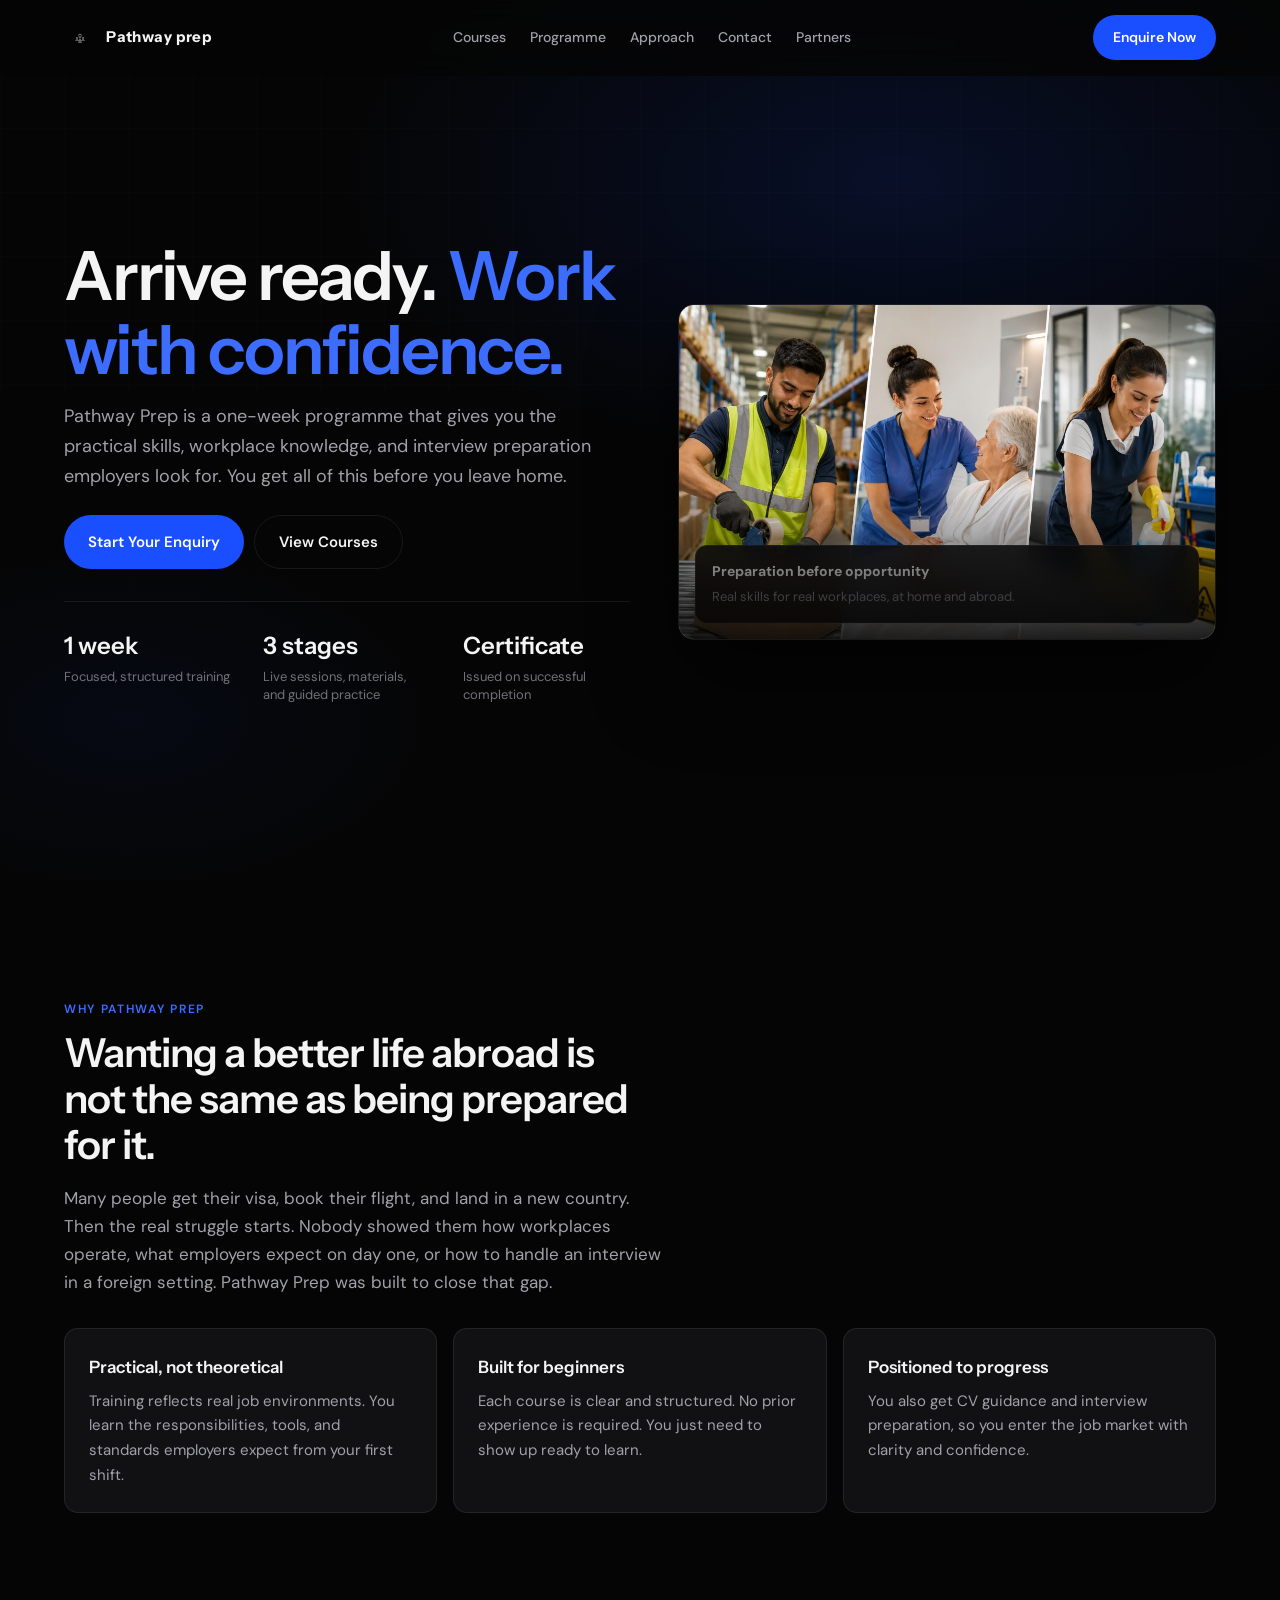
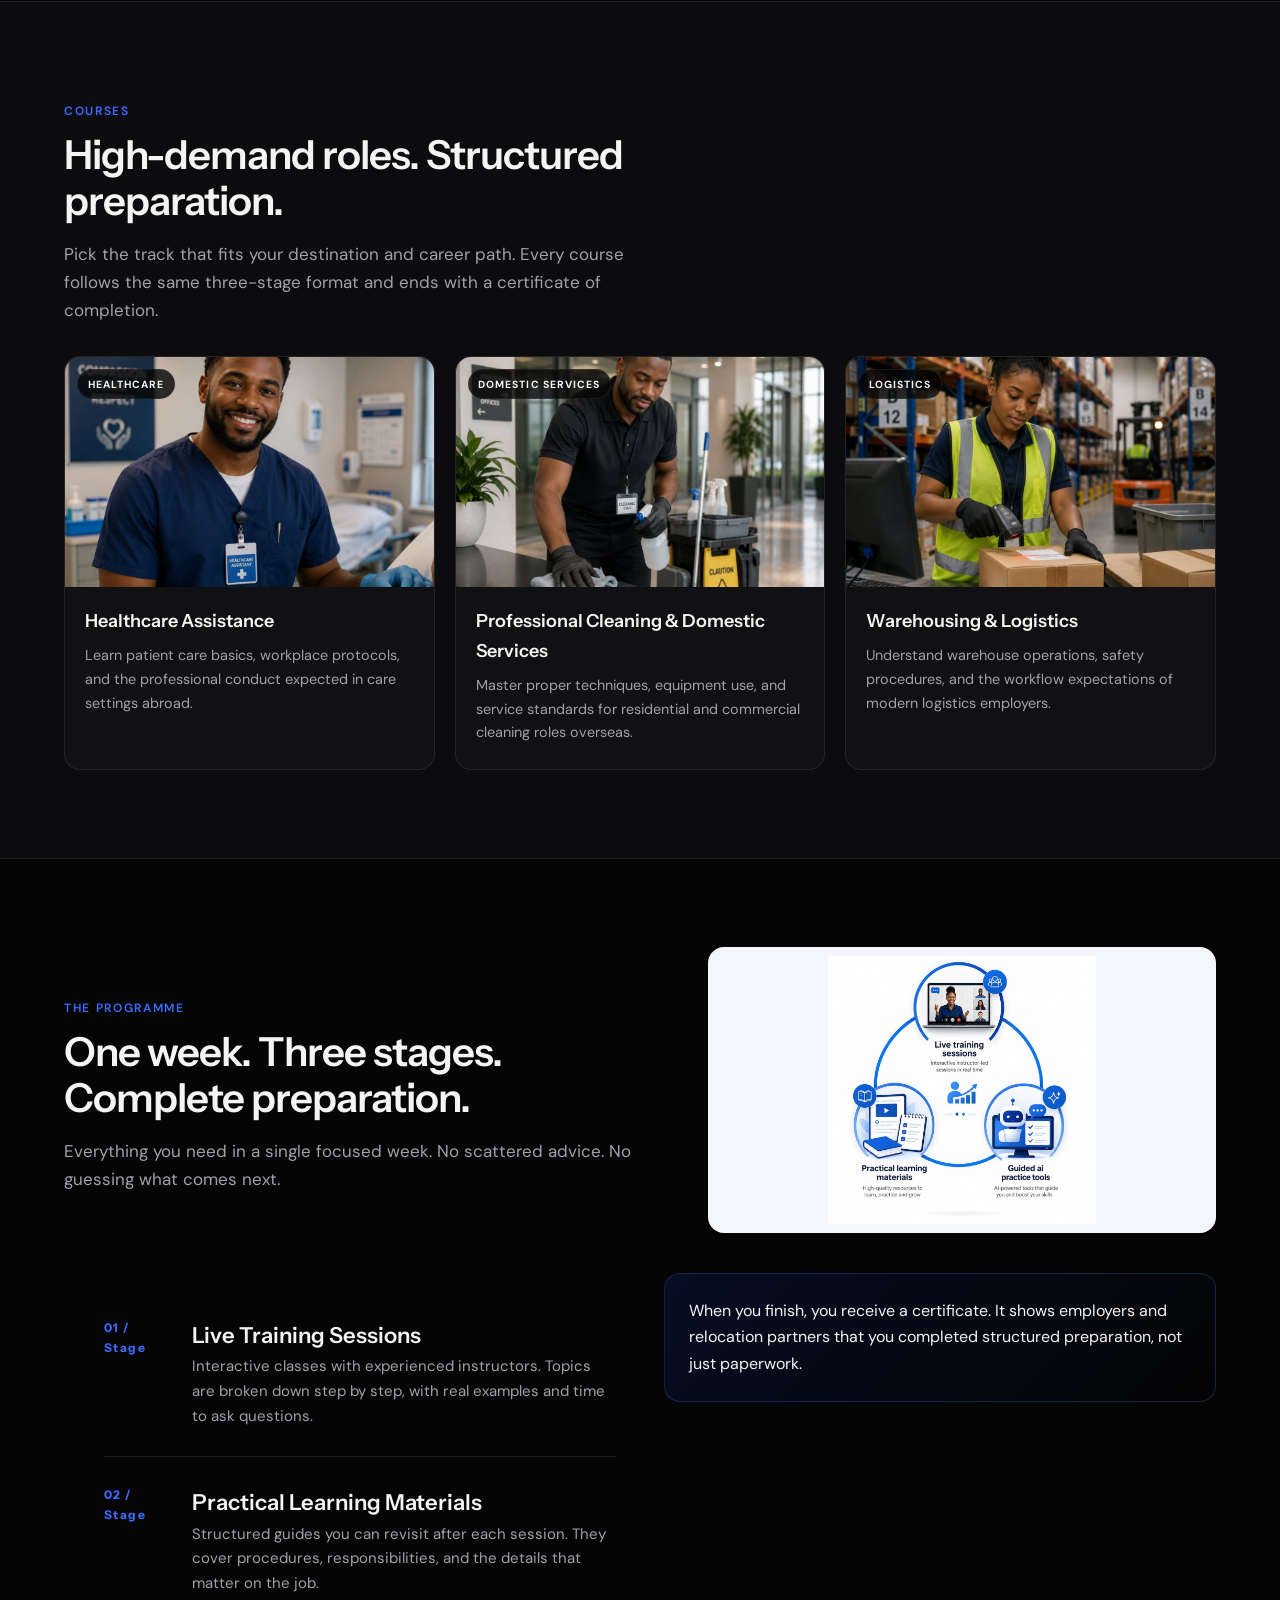
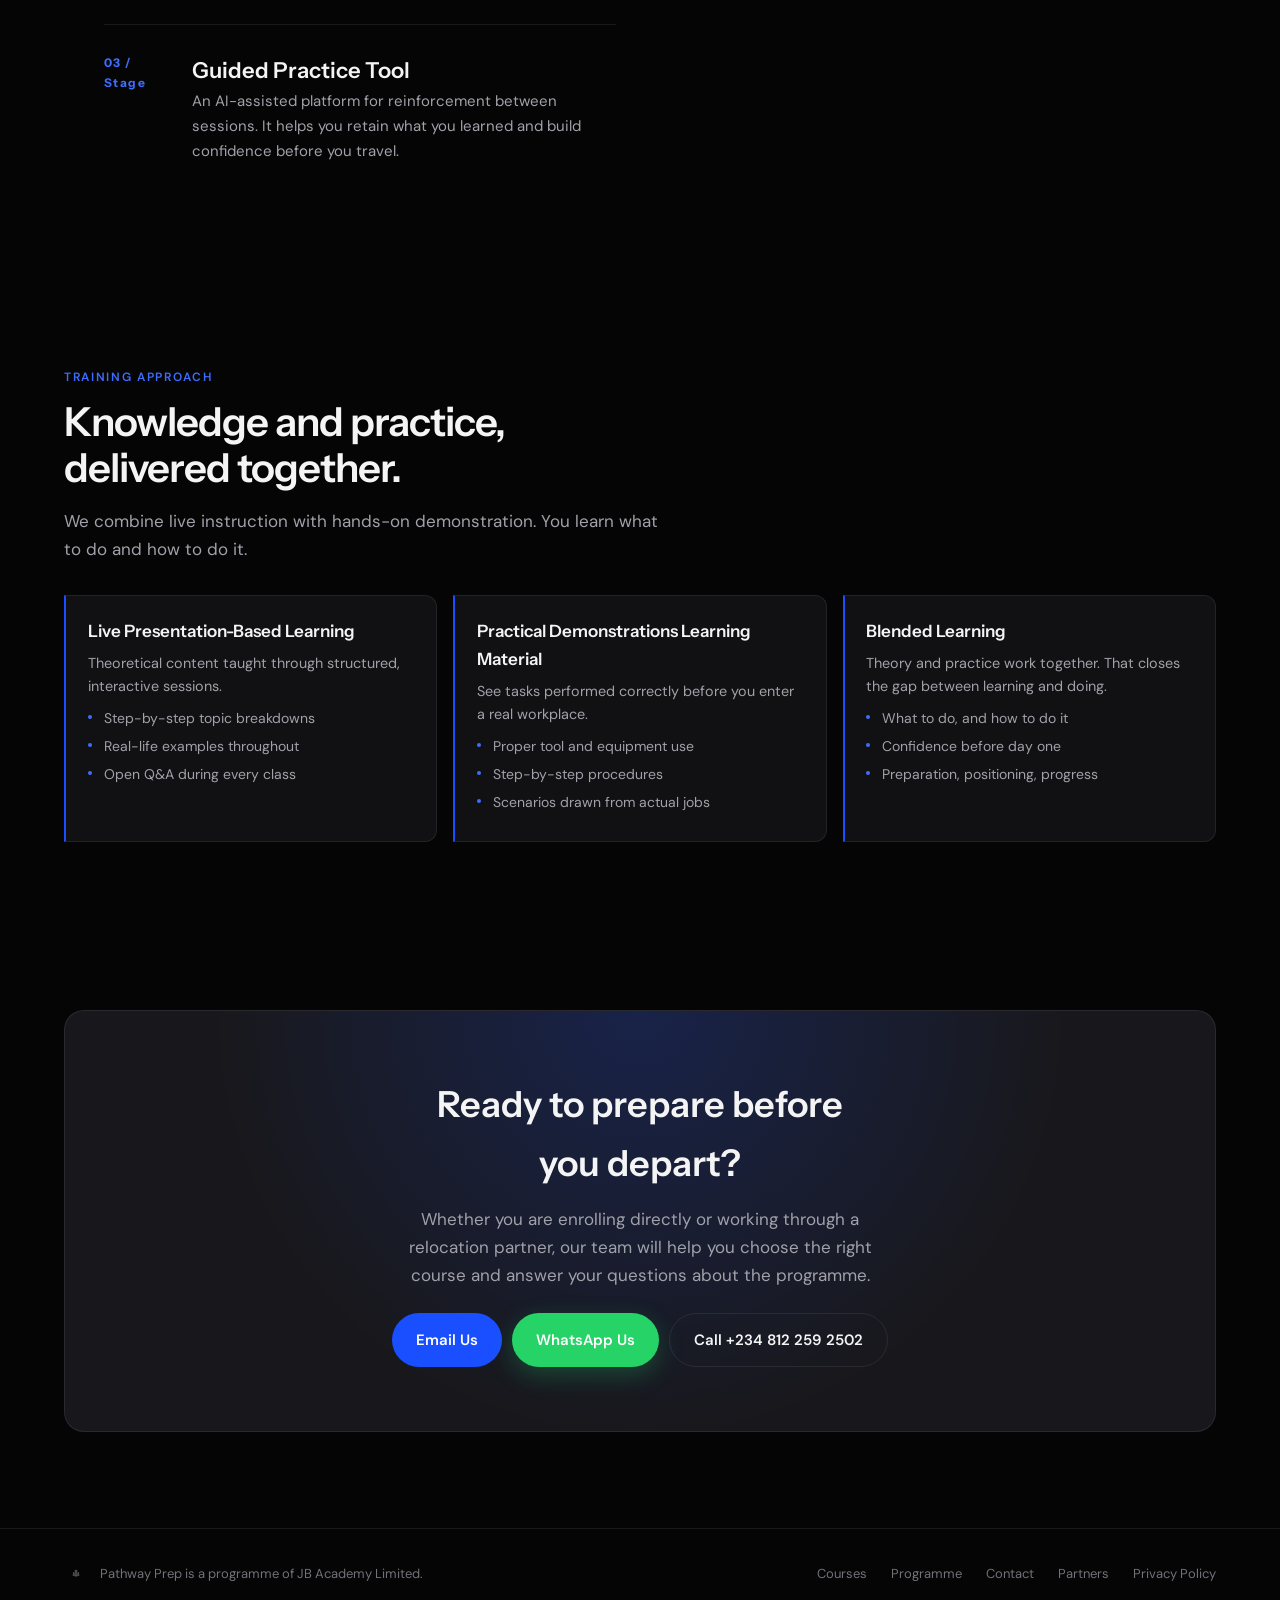
<file: index.html>
<!DOCTYPE html>
<html lang="en">
<head>
  <meta charset="UTF-8">
  <meta http-equiv="Content-Type" content="text/html; charset=UTF-8">
  <meta name="viewport" content="width=device-width, initial-scale=1.0, viewport-fit=cover">
  <meta name="theme-color" content="#050505">
  <meta name="description" content="Pathway Prep prepares individuals for international work with structured pre-departure training in healthcare, cleaning, and logistics. A programme by JB Academy Limited.">
  <title>Pathway Prep | Pre-Departure Training by JB Academy</title>
  <link rel="preconnect" href="https://fonts.googleapis.com">
  <link rel="preconnect" href="https://fonts.gstatic.com" crossorigin>
  <link href="https://fonts.googleapis.com/css2?family=DM+Sans:ital,opsz,wght@0,9..40,400;0,9..40,500;0,9..40,600;1,9..40,400&family=Instrument+Sans:wght@500;600;700&display=swap" rel="stylesheet">
  <link rel="stylesheet" href="css/styles.css">
  <link rel="icon" href="assets/logo.svg" type="image/svg+xml">
</head>
<body>
  <header class="site-header">
    <div class="container header-inner">
      <a href="#" class="logo-link" aria-label="Pathway Prep home">
        <img src="assets/logo.svg" alt="" class="logo-img" width="40" height="40" decoding="async" />
        <span class="logo-wordmark">Pathway prep</span>
      </a>
      <nav class="nav" aria-label="Primary">
        <a href="#courses">Courses</a>
        <a href="#programme">Programme</a>
        <a href="#approach">Approach</a>
        <a href="#contact">Contact</a>
        <a href="https://partners.pathwayprep.online/">Partners</a>
      </nav>
      <div class="header-actions">
        <a href="#contact" class="btn btn-primary">Enquire Now</a>
        <button class="menu-toggle" type="button" aria-expanded="false" aria-controls="mobile-nav" aria-label="Open menu">
          <span></span><span></span><span></span>
        </button>
      </div>
    </div>
  </header>

  <nav id="mobile-nav" class="mobile-nav" aria-label="Mobile">
    <a href="#contact" class="btn btn-primary mobile-nav-cta">Enquire Now</a>
    <a href="#courses">Courses</a>
    <a href="#programme">Programme</a>
    <a href="#approach">Approach</a>
    <a href="#contact">Contact</a>
    <a href="https://partners.pathwayprep.online/">Partners</a>
  </nav>

  <main>
    <section class="hero">
      <div class="hero-bg" aria-hidden="true">
        <div class="hero-grid"></div>
      </div>
      <div class="container hero-inner">
        <div class="hero-content">
          <h1>Arrive ready. <em>Work with confidence.</em></h1>
          <p class="hero-lead">
            Pathway Prep is a one-week programme that gives you the practical skills, workplace knowledge,
            and interview preparation employers look for. You get all of this before you leave home.
          </p>
          <div class="hero-cta">
            <a href="#contact" class="btn btn-primary btn-lg">Start Your Enquiry</a>
            <a href="#courses" class="btn btn-ghost btn-lg">View Courses</a>
          </div>
          <div class="hero-stats">
            <div class="stat">
              <strong>1 week</strong>
              <span>Focused, structured training</span>
            </div>
            <div class="stat">
              <strong>3 stages</strong>
              <span>Live sessions, materials, and guided practice</span>
            </div>
            <div class="stat">
              <strong>Certificate</strong>
              <span>Issued on successful completion</span>
            </div>
          </div>
        </div>
        <div class="hero-visual">
          <figure class="hero-image-wrap">
            <img
              src="assets/hero-services.png"
              alt="Pathway Prep training for healthcare, cleaning, and logistics careers"
              width="1200"
              height="800"
              loading="eager"
            >
            <figcaption class="hero-badge">
              <strong>Preparation before opportunity</strong>
              <p>Real skills for real workplaces, at home and abroad.</p>
            </figcaption>
          </figure>
        </div>
      </div>
    </section>

    <section class="section" id="about">
      <div class="container about-split">
        <div class="about-copy">
          <p class="section-label reveal">Why Pathway Prep</p>
          <h2 class="section-title reveal">Wanting a better life abroad is not the same as being prepared for it.</h2>
          <p class="section-intro reveal">
            Many people get their visa, book their flight, and land in a new country. Then the real struggle
            starts. Nobody showed them how workplaces operate, what employers expect on day one, or how to
            handle an interview in a foreign setting. Pathway Prep was built to close that gap.
          </p>
          <div class="why-grid">
            <article class="why-card reveal">
              <h3>Practical, not theoretical</h3>
              <p>Training reflects real job environments. You learn the responsibilities, tools, and standards employers expect from your first shift.</p>
            </article>
            <article class="why-card reveal">
              <h3>Built for beginners</h3>
              <p>Each course is clear and structured. No prior experience is required. You just need to show up ready to learn.</p>
            </article>
            <article class="why-card reveal">
              <h3>Positioned to progress</h3>
              <p>You also get CV guidance and interview preparation, so you enter the job market with clarity and confidence.</p>
            </article>
          </div>
        </div>
      </div>
    </section>

    <section class="section courses" id="courses">
      <div class="container">
        <p class="section-label reveal">Courses</p>
        <h2 class="section-title reveal">High-demand roles. Structured preparation.</h2>
        <p class="section-intro reveal">
          Pick the track that fits your destination and career path. Every course follows the same
          three-stage format and ends with a certificate of completion.
        </p>
        <div class="course-grid">
          <article class="course-card reveal">
            <div class="course-media">
              <img
                src="assets/course-healthcare.png"
                alt="Care assistant providing support in a healthcare environment"
                width="800"
                height="500"
                loading="lazy"
              >
              <span class="course-tag">Healthcare</span>
            </div>
            <div class="course-body">
              <h3>Healthcare Assistance</h3>
              <p>Learn patient care basics, workplace protocols, and the professional conduct expected in care settings abroad.</p>
            </div>
          </article>
          <article class="course-card reveal">
            <div class="course-media">
              <img
                src="assets/course-cleaning.png"
                alt="Professional cleaner maintaining a commercial space"
                width="800"
                height="500"
                loading="lazy"
              >
              <span class="course-tag">Domestic Services</span>
            </div>
            <div class="course-body">
              <h3>Professional Cleaning &amp; Domestic Services</h3>
              <p>Master proper techniques, equipment use, and service standards for residential and commercial cleaning roles overseas.</p>
            </div>
          </article>
          <article class="course-card reveal">
            <div class="course-media">
              <img
                src="assets/course-logistics.png"
                alt="Warehouse worker managing inventory in a logistics facility"
                width="800"
                height="500"
                loading="lazy"
              >
              <span class="course-tag">Logistics</span>
            </div>
            <div class="course-body">
              <h3>Warehousing &amp; Logistics</h3>
              <p>Understand warehouse operations, safety procedures, and the workflow expectations of modern logistics employers.</p>
            </div>
          </article>
        </div>
      </div>
    </section>

    <section class="section" id="programme">
      <div class="container">
        <div class="programme-banner reveal">
          <div>
            <p class="section-label">The Programme</p>
            <h2 class="section-title">One week. Three stages. Complete preparation.</h2>
            <p class="section-intro" style="margin-bottom: 0;">
              Everything you need in a single focused week. No scattered advice. No guessing what comes next.
            </p>
          </div>
          <div class="programme-banner-image">
            <img
              src="assets/programme-stages.png"
              alt="Live training sessions, practical learning materials, and guided AI practice tools"
              width="900"
              height="506"
              loading="lazy"
            >
          </div>
        </div>
        <div class="programme-layout">
          <ol class="process-steps">
            <li class="process-step reveal">
              <span class="step-num">Stage</span>
              <div>
                <h3>Live Training Sessions</h3>
                <p>Interactive classes with experienced instructors. Topics are broken down step by step, with real examples and time to ask questions.</p>
              </div>
            </li>
            <li class="process-step reveal">
              <span class="step-num">Stage</span>
              <div>
                <h3>Practical Learning Materials</h3>
                <p>Structured guides you can revisit after each session. They cover procedures, responsibilities, and the details that matter on the job.</p>
              </div>
            </li>
            <li class="process-step reveal">
              <span class="step-num">Stage</span>
              <div>
                <h3>Guided Practice Tool</h3>
                <p>An AI-assisted platform for reinforcement between sessions. It helps you retain what you learned and build confidence before you travel.</p>
              </div>
            </li>
          </ol>
          <aside class="process-aside reveal"><p>When you finish, you receive a certificate. It shows employers and relocation partners that you completed structured preparation, not just paperwork.</p></aside>
        </div>
      </div>
    </section>

    <section class="section" id="approach">
      <div class="container">
        <p class="section-label reveal">Training Approach</p>
        <h2 class="section-title reveal">Knowledge and practice, delivered together.</h2>
        <p class="section-intro reveal">
          We combine live instruction with hands-on demonstration. You learn what to do and how to do it.
        </p>
        <div class="method-grid">
          <article class="why-card method-item reveal">
            <h3>Live Presentation-Based Learning</h3>
            <p>Theoretical content taught through structured, interactive sessions.</p>
            <ul class="method-list">
              <li>Step-by-step topic breakdowns</li>
              <li>Real-life examples throughout</li>
              <li>Open Q&amp;A during every class</li>
            </ul>
          </article>
          <article class="why-card method-item reveal">
            <h3>Practical Demonstrations Learning Material</h3>
            <p>See tasks performed correctly before you enter a real workplace.</p>
            <ul class="method-list">
              <li>Proper tool and equipment use</li>
              <li>Step-by-step procedures</li>
              <li>Scenarios drawn from actual jobs</li>
            </ul>
          </article>
          <article class="why-card method-item reveal">
            <h3>Blended Learning</h3>
            <p>Theory and practice work together. That closes the gap between learning and doing.</p>
            <ul class="method-list">
              <li>What to do, and how to do it</li>
              <li>Confidence before day one</li>
              <li>Preparation, positioning, progress</li>
            </ul>
          </article>
        </div>
      </div>
    </section>

    <section class="cta-section" id="contact">
      <div class="container">
        <div class="cta-panel reveal">
          <h2>Ready to prepare before you depart?</h2>
          <p>
            Whether you are enrolling directly or working through a relocation partner, our team will
            help you choose the right course and answer your questions about the programme.
          </p>
          <div class="cta-actions">
            <a href="mailto:support@pathwayprep.online" class="btn btn-primary btn-lg">Email Us</a>
            <a href="https://wa.me/2348122592502" class="btn btn-whatsapp btn-lg" target="_blank" rel="noopener noreferrer">WhatsApp Us</a>
            <a href="tel:+2348122592502" class="btn btn-ghost btn-lg">Call +234 812 259 2502</a>
          </div>
        </div>
      </div>
    </section>
  </main>

  <footer class="site-footer">
    <div class="container footer-inner">
      <div class="footer-brand">
        <img src="assets/logo.svg" alt="" width="32" height="32" decoding="async" />
        <p>Pathway Prep is a programme of JB Academy Limited.</p>
      </div>
      <nav class="footer-links" aria-label="Footer">
        <a href="#courses">Courses</a>
        <a href="#programme">Programme</a>
        <a href="#contact">Contact</a>
        <a href="https://partners.pathwayprep.online/partners">Partners</a>
        <a href="privacy-policy.html">Privacy Policy</a>
      </nav>
    </div>
  </footer>

  <script src="js/main.js"></script>
</body>
</html>
</file>
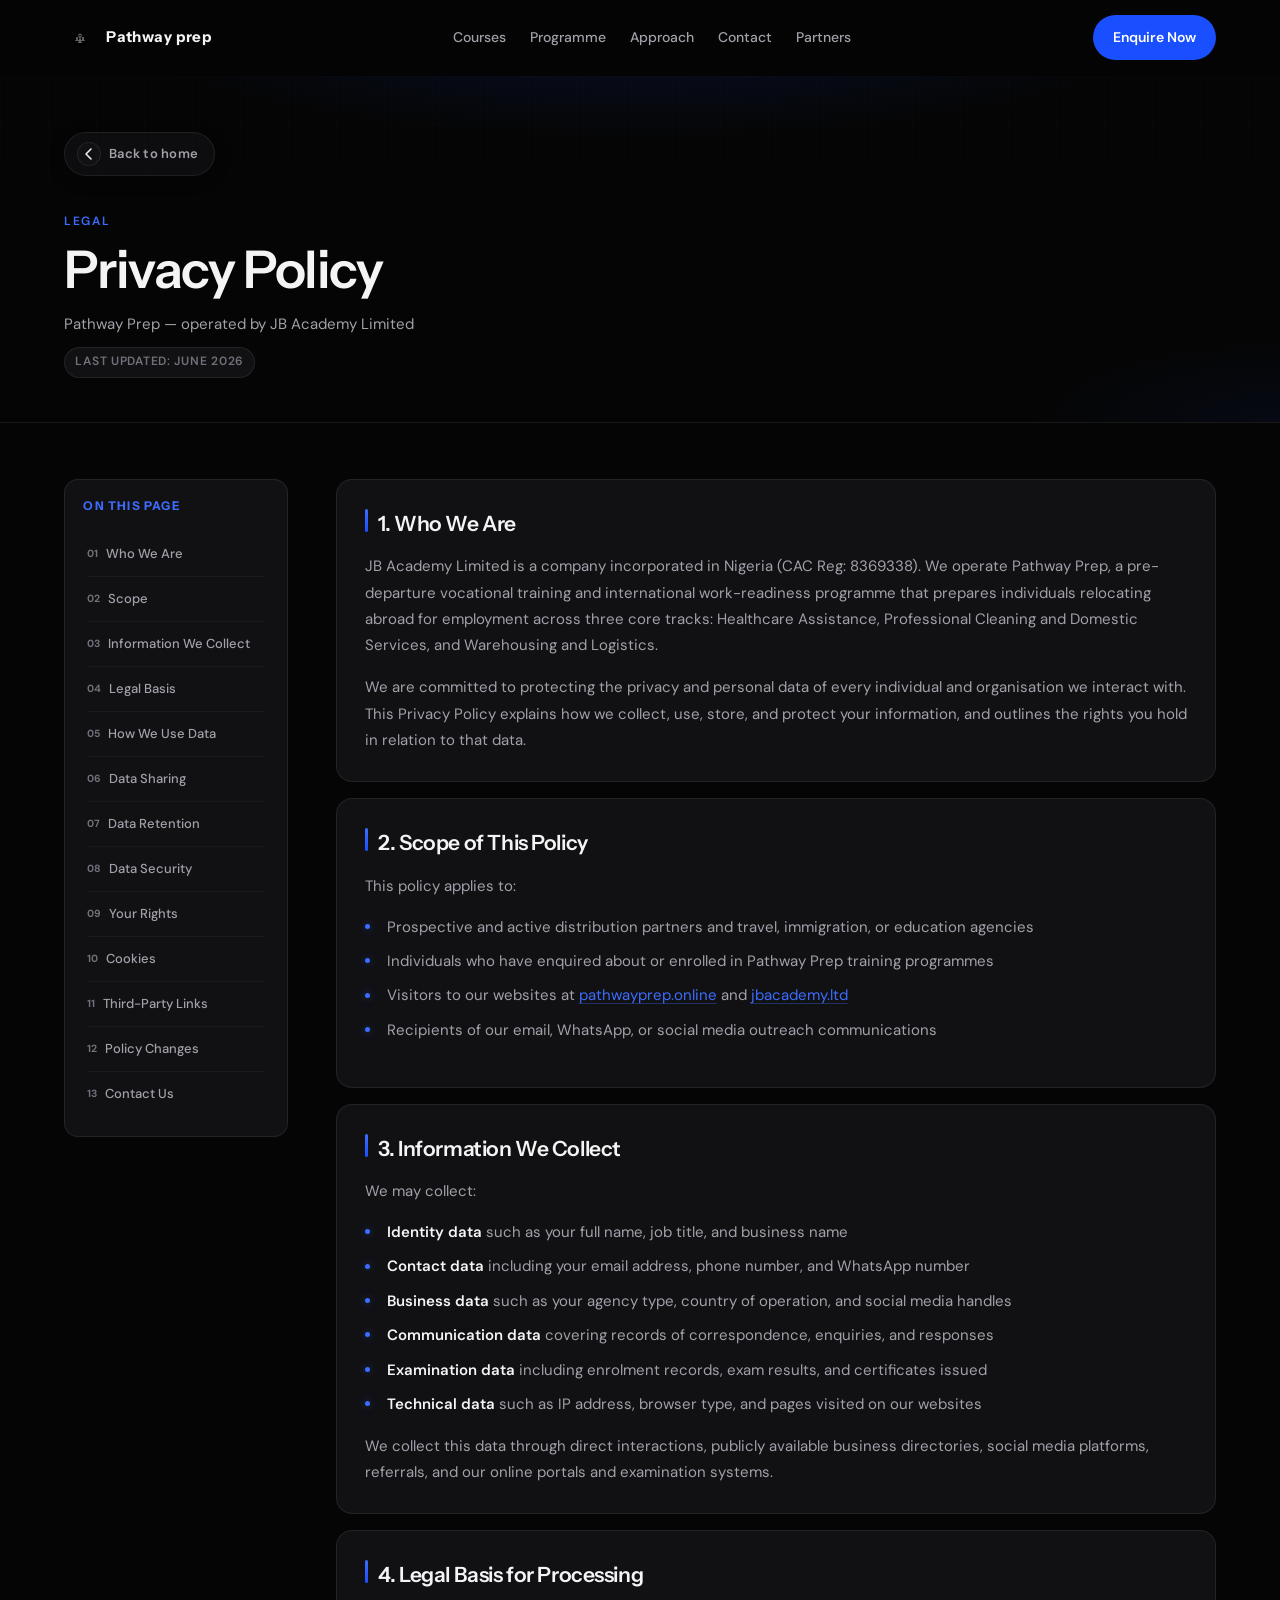
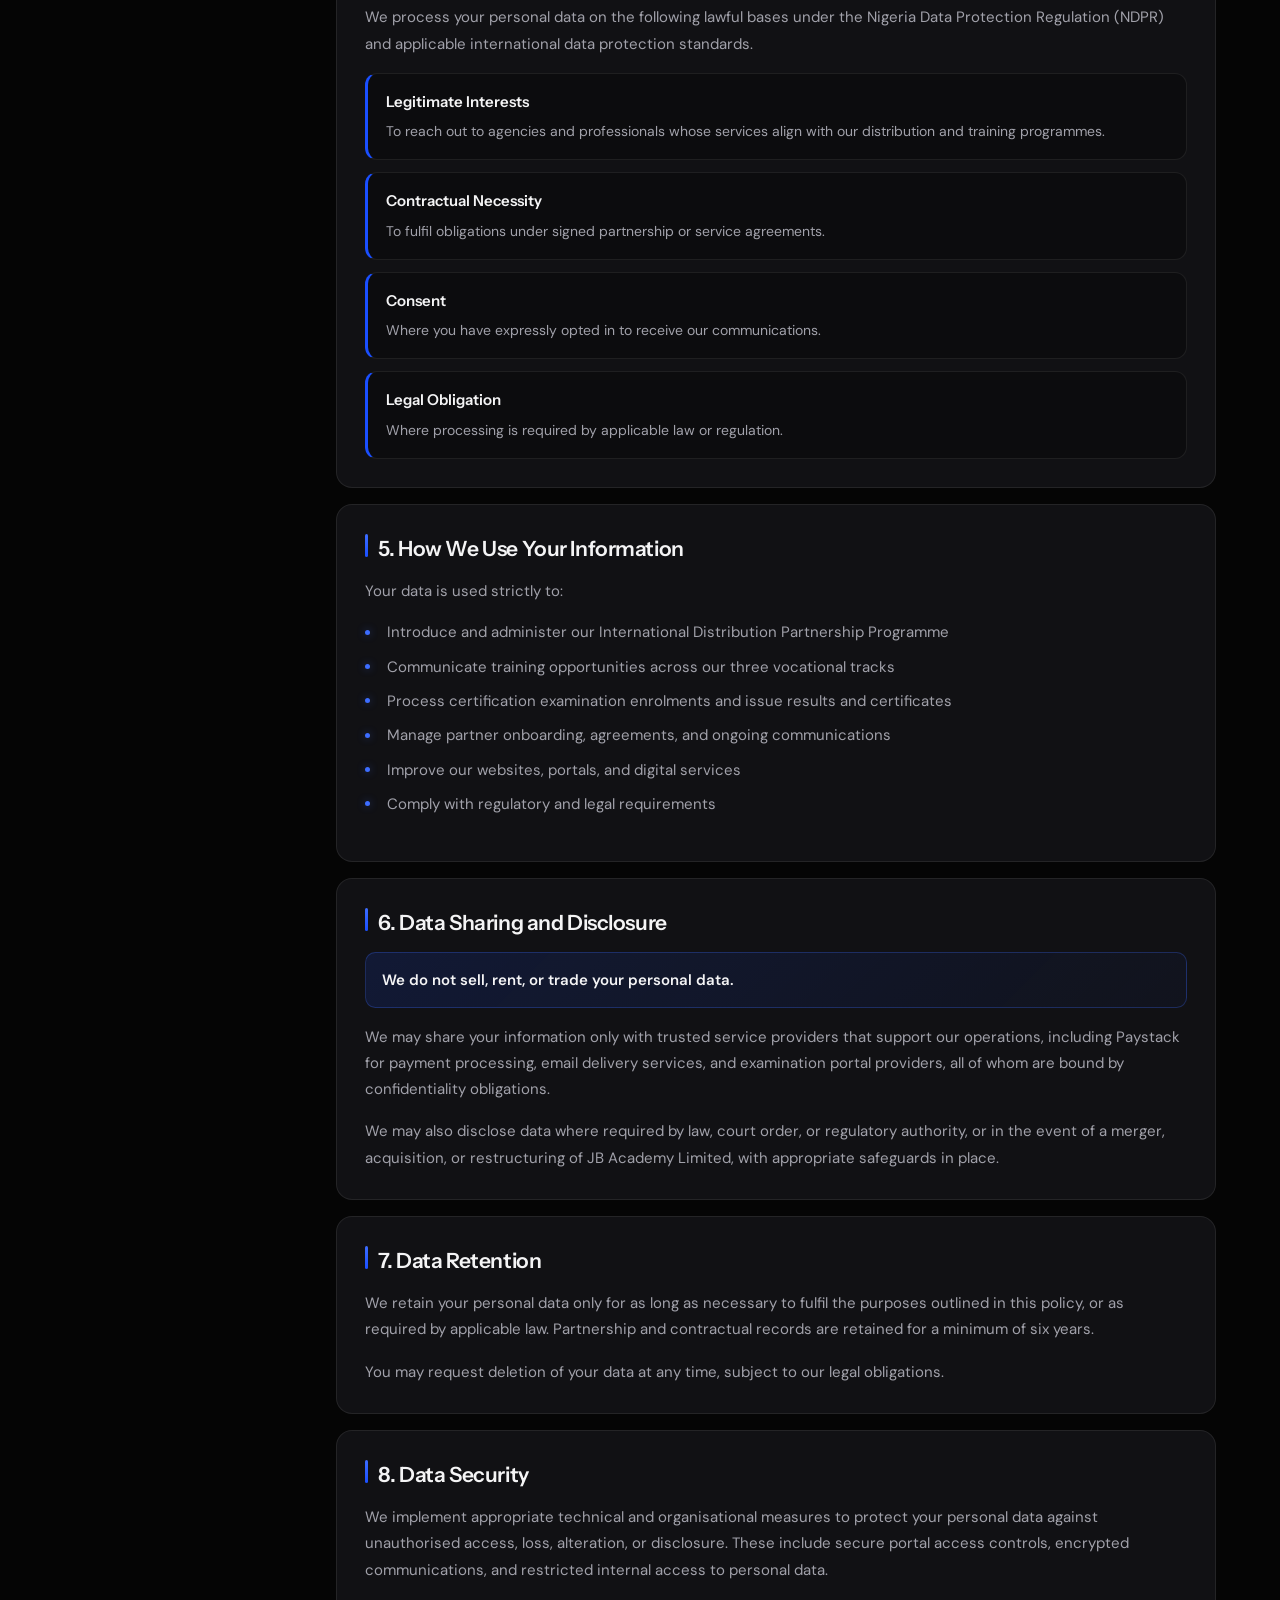
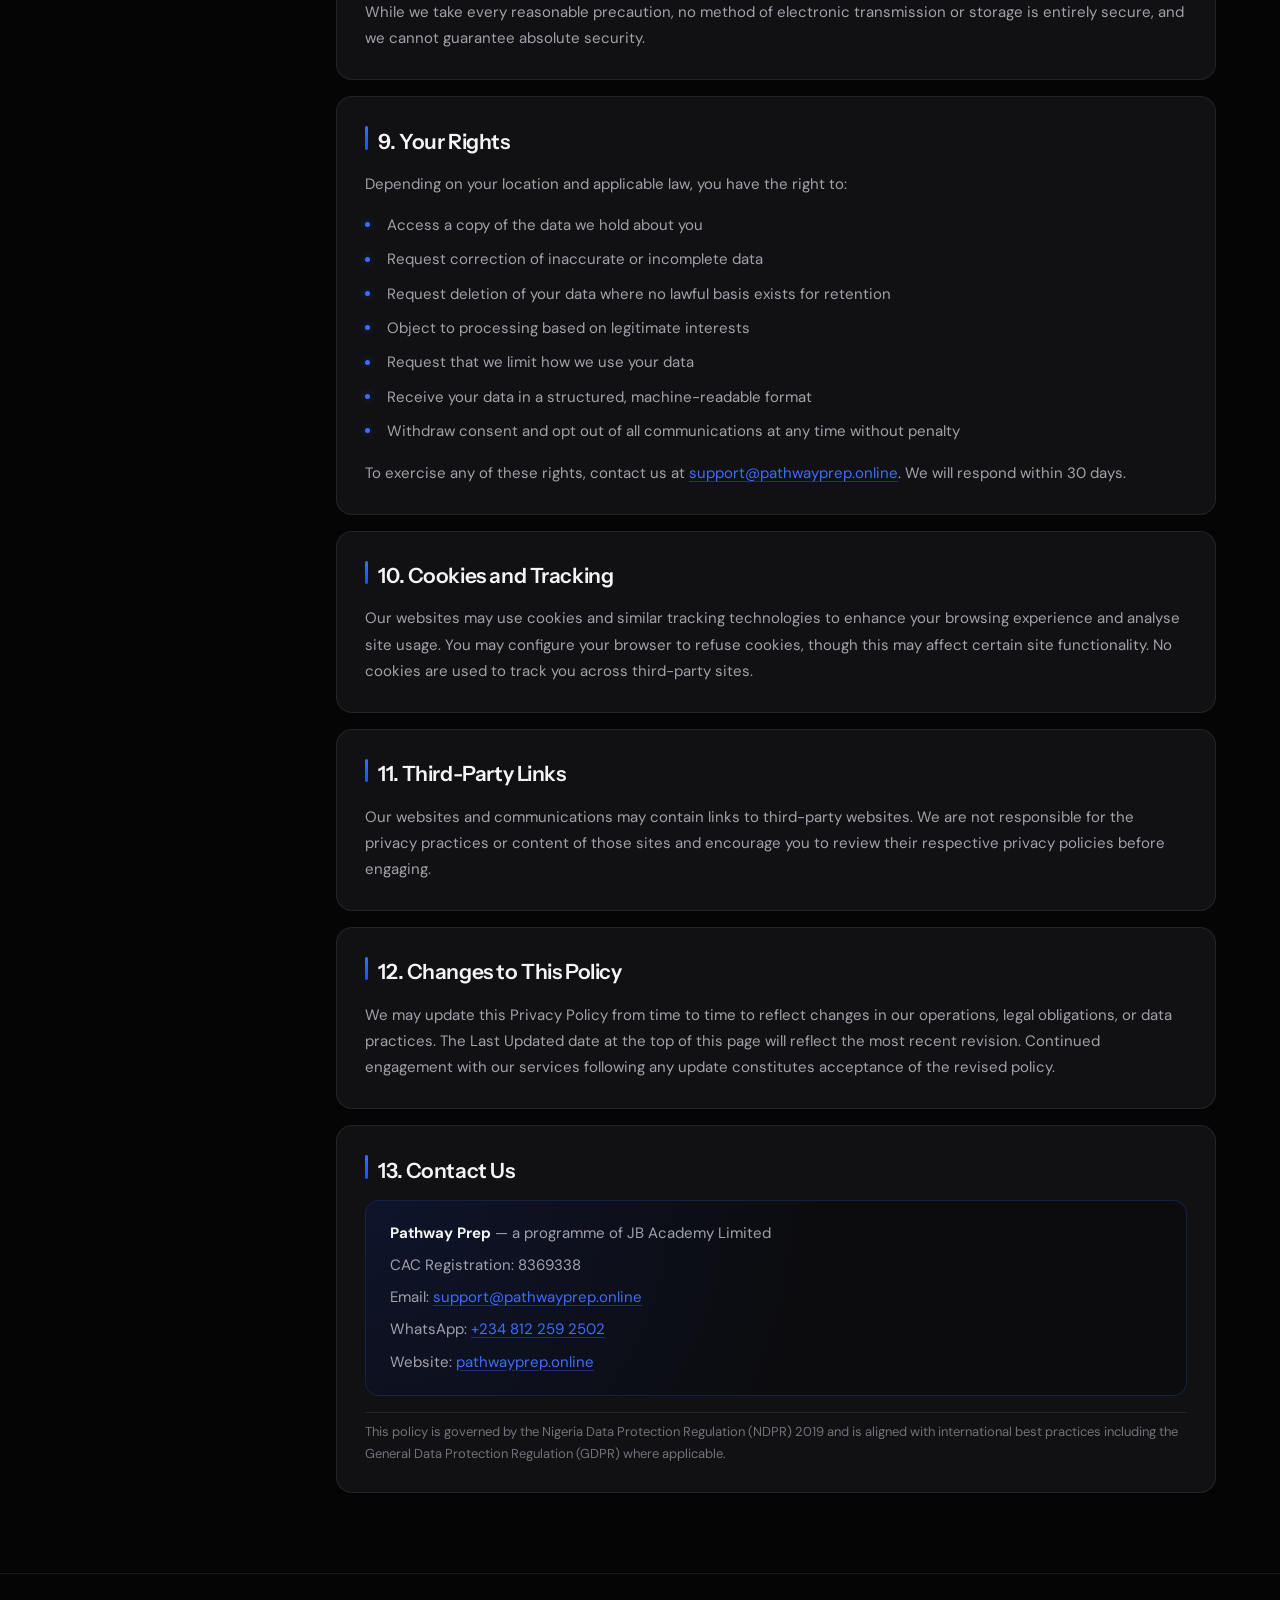
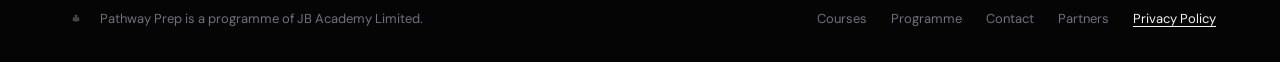
<file: privacy-policy.html>
<!DOCTYPE html>
<html lang="en">
<head>
  <meta charset="UTF-8">
  <meta http-equiv="Content-Type" content="text/html; charset=UTF-8">
  <meta name="viewport" content="width=device-width, initial-scale=1.0, viewport-fit=cover">
  <meta name="theme-color" content="#050505">
  <meta name="description" content="Privacy Policy for Pathway Prep, operated by JB Academy Limited. How we collect, use, store, and protect your personal data.">
  <title>Privacy Policy | Pathway Prep</title>
  <link rel="preconnect" href="https://fonts.googleapis.com">
  <link rel="preconnect" href="https://fonts.gstatic.com" crossorigin>
  <link href="https://fonts.googleapis.com/css2?family=DM+Sans:ital,opsz,wght@0,9..40,400;0,9..40,500;0,9..40,600;1,9..40,400&family=Instrument+Sans:wght@500;600;700&display=swap" rel="stylesheet">
  <link rel="stylesheet" href="css/styles.css">
  <link rel="icon" href="assets/logo.svg" type="image/svg+xml">
</head>
<body>
  <header class="site-header">
    <div class="container header-inner">
      <a href="index.html" class="logo-link" aria-label="Pathway Prep home">
        <img src="assets/logo.svg" alt="" class="logo-img" width="40" height="40" decoding="async" />
        <span class="logo-wordmark">Pathway prep</span>
      </a>
      <nav class="nav" aria-label="Primary">
        <a href="index.html#courses">Courses</a>
        <a href="index.html#programme">Programme</a>
        <a href="index.html#approach">Approach</a>
        <a href="index.html#contact">Contact</a>
        <a href="https://partners.pathwayprep.online/">Partners</a>
      </nav>
      <div class="header-actions">
        <a href="index.html#contact" class="btn btn-primary">Enquire Now</a>
        <button class="menu-toggle" type="button" aria-expanded="false" aria-controls="mobile-nav" aria-label="Open menu">
          <span></span><span></span><span></span>
        </button>
      </div>
    </div>
  </header>

  <nav id="mobile-nav" class="mobile-nav" aria-label="Mobile">
    <a href="index.html#contact" class="btn btn-primary mobile-nav-cta">Enquire Now</a>
    <a href="index.html#courses">Courses</a>
    <a href="index.html#programme">Programme</a>
    <a href="index.html#approach">Approach</a>
    <a href="index.html#contact">Contact</a>
    <a href="https://partners.pathwayprep.online/">Partners</a>
  </nav>

  <main class="legal-page">
    <header class="legal-hero">
      <div class="container legal-hero-inner">
        <a href="index.html" class="legal-back">
          <span class="legal-back-icon" aria-hidden="true">
            <svg width="16" height="16" viewBox="0 0 16 16" fill="none" xmlns="http://www.w3.org/2000/svg">
              <path d="M10 3L5 8L10 13" stroke="currentColor" stroke-width="1.5" stroke-linecap="round" stroke-linejoin="round"/>
            </svg>
          </span>
          <span class="legal-back-text">Back to home</span>
        </a>
        <p class="section-label">Legal</p>
        <h1>Privacy Policy</h1>
        <p class="legal-meta">Pathway Prep — operated by JB Academy Limited</p>
        <p class="legal-meta legal-meta--date">Last Updated: June 2026</p>
      </div>
    </header>

    <div class="legal-layout container">
      <aside class="legal-sidebar" aria-label="On this page">
        <nav class="legal-toc">
          <details class="legal-toc-panel">
            <summary class="legal-toc-title">
              <span>On this page</span>
              <span class="legal-toc-chevron" aria-hidden="true"></span>
            </summary>
            <ol>
            <li><a href="#who-we-are">Who We Are</a></li>
            <li><a href="#scope">Scope</a></li>
            <li><a href="#information-we-collect">Information We Collect</a></li>
            <li><a href="#legal-basis">Legal Basis</a></li>
            <li><a href="#how-we-use">How We Use Data</a></li>
            <li><a href="#data-sharing">Data Sharing</a></li>
            <li><a href="#data-retention">Data Retention</a></li>
            <li><a href="#data-security">Data Security</a></li>
            <li><a href="#your-rights">Your Rights</a></li>
            <li><a href="#cookies">Cookies</a></li>
            <li><a href="#third-party-links">Third-Party Links</a></li>
            <li><a href="#changes">Policy Changes</a></li>
            <li><a href="#contact">Contact Us</a></li>
            </ol>
          </details>
        </nav>
      </aside>

      <article class="legal-content">
      <section class="legal-section" id="who-we-are">
        <h2>1. Who We Are</h2>
        <p>
          JB Academy Limited is a company incorporated in Nigeria (CAC Reg: 8369338). We operate Pathway Prep,
          a pre-departure vocational training and international work-readiness programme that prepares
          individuals relocating abroad for employment across three core tracks: Healthcare Assistance,
          Professional Cleaning and Domestic Services, and Warehousing and Logistics.
        </p>
        <p>
          We are committed to protecting the privacy and personal data of every individual and organisation
          we interact with. This Privacy Policy explains how we collect, use, store, and protect your
          information, and outlines the rights you hold in relation to that data.
        </p>
      </section>

      <section class="legal-section" id="scope">
        <h2>2. Scope of This Policy</h2>
        <p>This policy applies to:</p>
        <ul class="legal-list">
          <li>Prospective and active distribution partners and travel, immigration, or education agencies</li>
          <li>Individuals who have enquired about or enrolled in Pathway Prep training programmes</li>
          <li>Visitors to our websites at <a href="https://pathwayprep.online">pathwayprep.online</a> and <a href="https://jbacademy.ltd">jbacademy.ltd</a></li>
          <li>Recipients of our email, WhatsApp, or social media outreach communications</li>
        </ul>
      </section>

      <section class="legal-section" id="information-we-collect">
        <h2>3. Information We Collect</h2>
        <p>We may collect:</p>
        <ul class="legal-list">
          <li><strong>Identity data</strong> such as your full name, job title, and business name</li>
          <li><strong>Contact data</strong> including your email address, phone number, and WhatsApp number</li>
          <li><strong>Business data</strong> such as your agency type, country of operation, and social media handles</li>
          <li><strong>Communication data</strong> covering records of correspondence, enquiries, and responses</li>
          <li><strong>Examination data</strong> including enrolment records, exam results, and certificates issued</li>
          <li><strong>Technical data</strong> such as IP address, browser type, and pages visited on our websites</li>
        </ul>
        <p>
          We collect this data through direct interactions, publicly available business directories,
          social media platforms, referrals, and our online portals and examination systems.
        </p>
      </section>

      <section class="legal-section" id="legal-basis">
        <h2>4. Legal Basis for Processing</h2>
        <p>
          We process your personal data on the following lawful bases under the Nigeria Data Protection
          Regulation (NDPR) and applicable international data protection standards.
        </p>
        <dl class="legal-basis-list">
          <div>
            <dt>Legitimate Interests</dt>
            <dd>To reach out to agencies and professionals whose services align with our distribution and training programmes.</dd>
          </div>
          <div>
            <dt>Contractual Necessity</dt>
            <dd>To fulfil obligations under signed partnership or service agreements.</dd>
          </div>
          <div>
            <dt>Consent</dt>
            <dd>Where you have expressly opted in to receive our communications.</dd>
          </div>
          <div>
            <dt>Legal Obligation</dt>
            <dd>Where processing is required by applicable law or regulation.</dd>
          </div>
        </dl>
      </section>

      <section class="legal-section" id="how-we-use">
        <h2>5. How We Use Your Information</h2>
        <p>Your data is used strictly to:</p>
        <ul class="legal-list">
          <li>Introduce and administer our International Distribution Partnership Programme</li>
          <li>Communicate training opportunities across our three vocational tracks</li>
          <li>Process certification examination enrolments and issue results and certificates</li>
          <li>Manage partner onboarding, agreements, and ongoing communications</li>
          <li>Improve our websites, portals, and digital services</li>
          <li>Comply with regulatory and legal requirements</li>
        </ul>
      </section>

      <section class="legal-section" id="data-sharing">
        <h2>6. Data Sharing and Disclosure</h2>
        <p class="legal-callout">We do not sell, rent, or trade your personal data.</p>
        <p>
          We may share your information only with trusted service providers that support our operations,
          including Paystack for payment processing, email delivery services, and examination portal
          providers, all of whom are bound by confidentiality obligations.
        </p>
        <p>
          We may also disclose data where required by law, court order, or regulatory authority, or in the
          event of a merger, acquisition, or restructuring of JB Academy Limited, with appropriate
          safeguards in place.
        </p>
      </section>

      <section class="legal-section" id="data-retention">
        <h2>7. Data Retention</h2>
        <p>
          We retain your personal data only for as long as necessary to fulfil the purposes outlined in
          this policy, or as required by applicable law. Partnership and contractual records are retained
          for a minimum of six years.
        </p>
        <p>
          You may request deletion of your data at any time, subject to our legal obligations.
        </p>
      </section>

      <section class="legal-section" id="data-security">
        <h2>8. Data Security</h2>
        <p>
          We implement appropriate technical and organisational measures to protect your personal data
          against unauthorised access, loss, alteration, or disclosure. These include secure portal access
          controls, encrypted communications, and restricted internal access to personal data.
        </p>
        <p>
          While we take every reasonable precaution, no method of electronic transmission or storage is
          entirely secure, and we cannot guarantee absolute security.
        </p>
      </section>

      <section class="legal-section" id="your-rights">
        <h2>9. Your Rights</h2>
        <p>Depending on your location and applicable law, you have the right to:</p>
        <ul class="legal-list">
          <li>Access a copy of the data we hold about you</li>
          <li>Request correction of inaccurate or incomplete data</li>
          <li>Request deletion of your data where no lawful basis exists for retention</li>
          <li>Object to processing based on legitimate interests</li>
          <li>Request that we limit how we use your data</li>
          <li>Receive your data in a structured, machine-readable format</li>
          <li>Withdraw consent and opt out of all communications at any time without penalty</li>
        </ul>
        <p>
          To exercise any of these rights, contact us at
          <a href="mailto:support@pathwayprep.online">support@pathwayprep.online</a>.
          We will respond within 30 days.
        </p>
      </section>

      <section class="legal-section" id="cookies">
        <h2>10. Cookies and Tracking</h2>
        <p>
          Our websites may use cookies and similar tracking technologies to enhance your browsing
          experience and analyse site usage. You may configure your browser to refuse cookies, though
          this may affect certain site functionality. No cookies are used to track you across
          third-party sites.
        </p>
      </section>

      <section class="legal-section" id="third-party-links">
        <h2>11. Third-Party Links</h2>
        <p>
          Our websites and communications may contain links to third-party websites. We are not responsible
          for the privacy practices or content of those sites and encourage you to review their respective
          privacy policies before engaging.
        </p>
      </section>

      <section class="legal-section" id="changes">
        <h2>12. Changes to This Policy</h2>
        <p>
          We may update this Privacy Policy from time to time to reflect changes in our operations, legal
          obligations, or data practices. The Last Updated date at the top of this page will reflect the
          most recent revision. Continued engagement with our services following any update constitutes
          acceptance of the revised policy.
        </p>
      </section>

      <section class="legal-section" id="contact">
        <h2>13. Contact Us</h2>
        <div class="legal-contact">
          <p><strong>Pathway Prep</strong> — a programme of JB Academy Limited</p>
          <p>CAC Registration: 8369338</p>
          <p>Email: <a href="mailto:support@pathwayprep.online">support@pathwayprep.online</a></p>
          <p>WhatsApp: <a href="https://wa.me/2348122592502" target="_blank" rel="noopener noreferrer">+234 812 259 2502</a></p>
          <p>Website: <a href="https://pathwayprep.online">pathwayprep.online</a></p>
        </div>
        <p class="legal-footnote">
          This policy is governed by the Nigeria Data Protection Regulation (NDPR) 2019 and is aligned
          with international best practices including the General Data Protection Regulation (GDPR) where
          applicable.
        </p>
      </section>
      </article>
    </div>
  </main>

  <footer class="site-footer">
    <div class="container footer-inner">
      <div class="footer-brand">
        <img src="assets/logo.svg" alt="" width="32" height="32" decoding="async" />
        <p>Pathway Prep is a programme of JB Academy Limited.</p>
      </div>
      <nav class="footer-links" aria-label="Footer">
        <a href="index.html#courses">Courses</a>
        <a href="index.html#programme">Programme</a>
        <a href="index.html#contact">Contact</a>
        <a href="https://partners.pathwayprep.online/partners">Partners</a>
        <a href="privacy-policy.html" aria-current="page">Privacy Policy</a>
      </nav>
    </div>
  </footer>

  <script src="js/main.js"></script>
</body>
</html>
</file>
<file: css/styles.css>
:root {
  --black: #050505;
  --black-soft: #0c0c0e;
  --surface: #111114;
  --surface-elevated: #18181c;
  --border: rgba(255, 255, 255, 0.08);
  --blue: #1a4fff;
  --blue-bright: #3d6dff;
  --blue-glow: rgba(26, 79, 255, 0.35);
  --text: #f4f4f5;
  --text-muted: #a1a1aa;
  --text-dim: #71717a;
  --font-display: "Instrument Sans", system-ui, sans-serif;
  --font-body: "DM Sans", system-ui, sans-serif;
  --ease-out: cubic-bezier(0.22, 1, 0.36, 1);
  --max-width: 72rem;
  --header-h: 4.75rem;
}

*, *::before, *::after { box-sizing: border-box; }
html {
  scroll-behavior: smooth;
  -webkit-text-size-adjust: 100%;
  text-size-adjust: 100%;
}
body {
  margin: 0;
  font-family: var(--font-body);
  font-size: clamp(0.9375rem, 2.5vw, 1.0625rem);
  line-height: 1.65;
  color: var(--text);
  background: var(--black);
  -webkit-font-smoothing: antialiased;
  overflow-x: hidden;
  padding-left: env(safe-area-inset-left);
  padding-right: env(safe-area-inset-right);
}
body.menu-open { overflow: hidden; }
img { max-width: 100%; height: auto; display: block; }
a { color: inherit; text-decoration: none; }
ul { margin: 0; padding: 0; list-style: none; }
.container { width: min(100% - 1.5rem, var(--max-width)); margin-inline: auto; }

@keyframes fadeUp {
  from { opacity: 0; transform: translateY(28px); }
  to { opacity: 1; transform: translateY(0); }
}
@keyframes fadeIn {
  from { opacity: 0; }
  to { opacity: 1; }
}
@keyframes float {
  0%, 100% { transform: translateY(0); }
  50% { transform: translateY(-8px); }
}
@keyframes pulseGlow {
  0%, 100% { box-shadow: 0 0 0 1px rgba(255,255,255,0.06) inset, 0 8px 32px var(--blue-glow); }
  50% { box-shadow: 0 0 0 1px rgba(255,255,255,0.1) inset, 0 12px 48px rgba(26,79,255,0.45); }
}
@keyframes gridDrift {
  from { transform: translateY(0); }
  to { transform: translateY(64px); }
}

.site-header {
  position: fixed; inset: 0 0 auto; z-index: 100; height: var(--header-h);
  display: flex; align-items: center;
  padding-left: env(safe-area-inset-left);
  padding-right: env(safe-area-inset-right);
  background: rgba(5, 5, 5, 0.82); backdrop-filter: blur(16px);
  border-bottom: 1px solid transparent;
  transition: border-color 0.3s var(--ease-out), background 0.3s;
}
.site-header.is-scrolled { border-bottom-color: var(--border); background: rgba(5,5,5,0.95); }
.header-inner { display: flex; align-items: center; justify-content: space-between; gap: 1rem; width: 100%; }
.logo-link { display: flex; align-items: center; gap: 0.65rem; min-width: 0; }
.logo-img {
  height: clamp(1.5rem, 4vw, 2rem);
  width: auto;
  max-width: 2.5rem;
  flex-shrink: 0;
  object-fit: contain;
}
.nav { display: none; align-items: center; gap: 1.5rem; }
.nav a {
  font-size: 0.875rem; font-weight: 500; color: var(--text-muted);
  transition: color 0.2s, transform 0.2s;
}
.nav a:hover { color: var(--text); transform: translateY(-1px); }
.header-actions { display: flex; align-items: center; gap: 0.5rem; }
.btn {
  display: inline-flex; align-items: center; justify-content: center;
  font-family: var(--font-body); font-size: 0.875rem; font-weight: 600;
  padding: 0.7rem 1.25rem; border-radius: 999px; border: none; cursor: pointer;
  min-height: 44px; transition: transform 0.2s var(--ease-out), background 0.2s, box-shadow 0.2s;
}
.btn:active { transform: scale(0.98); }
.btn-primary {
  background: var(--blue); color: #fff;
  animation: pulseGlow 4s ease-in-out infinite;
}
.btn-primary:hover { background: var(--blue-bright); }
.btn-ghost { background: transparent; color: var(--text); border: 1px solid var(--border); }
.btn-ghost:hover { background: var(--surface); }
.btn-lg { padding: 0.85rem 1.5rem; font-size: 0.9375rem; }
.header-actions .btn-primary { animation: none; }

.menu-toggle {
  display: flex; flex-direction: column; justify-content: center; gap: 5px;
  width: 44px; height: 44px; padding: 0; background: none;
  border: 1px solid var(--border); border-radius: 0.5rem; cursor: pointer;
}
.menu-toggle span {
  display: block; width: 1rem; height: 1.5px; margin-inline: auto;
  background: var(--text); transition: transform 0.25s, opacity 0.25s;
}
.menu-toggle[aria-expanded="true"] span:nth-child(1) { transform: translateY(6.5px) rotate(45deg); }
.menu-toggle[aria-expanded="true"] span:nth-child(2) { opacity: 0; }
.menu-toggle[aria-expanded="true"] span:nth-child(3) { transform: translateY(-6.5px) rotate(-45deg); }
.mobile-nav {
  position: fixed; inset: var(--header-h) 0 0; z-index: 90; padding: 1rem 1.25rem 2rem;
  background: rgba(12,12,14,0.98); border-top: 1px solid var(--border);
  transform: translateX(100%); transition: transform 0.35s var(--ease-out);
  overflow-y: auto;
}
.mobile-nav.is-open { transform: translateX(0); }
.mobile-nav a {
  display: block; padding: 1rem 0; font-size: 1.0625rem; font-weight: 500;
  border-bottom: 1px solid var(--border);
}
.mobile-nav-cta {
  margin-bottom: 0.5rem; width: 100%; border-bottom: none !important;
  padding: 0.85rem 1.25rem !important;
}

.hero {
  position: relative; min-height: 100svh; display: flex; align-items: center;
  padding: calc(var(--header-h) + 2rem) 0 3rem; overflow: hidden;
}
.hero-bg { position: absolute; inset: 0; pointer-events: none; }
.hero-bg::before {
  content: ""; position: absolute; inset: 0;
  background:
    radial-gradient(ellipse 80% 60% at 70% 20%, rgba(26,79,255,0.14), transparent 55%),
    radial-gradient(ellipse 50% 40% at 10% 80%, rgba(26,79,255,0.06), transparent 50%);
}
.hero-grid {
  position: absolute; inset: -64px 0 0;
  background-image:
    linear-gradient(rgba(255,255,255,0.03) 1px, transparent 1px),
    linear-gradient(90deg, rgba(255,255,255,0.03) 1px, transparent 1px);
  background-size: 64px 64px;
  mask-image: linear-gradient(to bottom, black 30%, transparent 85%);
  opacity: 0.35;
  animation: gridDrift 20s linear infinite;
}
.hero-inner { position: relative; display: grid; gap: 2rem; align-items: center; }
.hero-content,
.hero-visual,
.about-copy,
.about-visual,
.course-card,
.programme-layout > * { min-width: 0; }
.hero-content > * {
  animation: fadeUp 0.8s var(--ease-out) both;
}
.hero-content h1 { animation-delay: 0.1s; }
.hero-content .hero-lead { animation-delay: 0.35s; }
.hero-content .hero-cta { animation-delay: 0.5s; }
.hero-content .hero-stats { animation-delay: 0.65s; }
.eyebrow {
  display: inline-flex; align-items: center; gap: 0.5rem;
  font-size: 0.75rem; font-weight: 600; letter-spacing: 0.12em;
  text-transform: uppercase; color: var(--blue-bright); margin-bottom: 1rem;
}
.eyebrow::before { content: ""; width: 1.5rem; height: 1px; background: var(--blue); }
.hero h1 {
  font-family: var(--font-display);
  font-size: clamp(2rem, 8vw, 4.25rem);
  font-weight: 600; line-height: 1.08; letter-spacing: -0.03em;
  margin: 0 0 1rem;
}
.hero h1 em { font-style: normal; color: var(--blue-bright); }
.hero-lead { font-size: clamp(1rem, 2.5vw, 1.125rem); color: var(--text-muted); max-width: 36rem; margin: 0 0 1.5rem; }
.hero-cta { display: flex; flex-wrap: wrap; gap: 0.65rem; margin-bottom: 2rem; }
.hero-stats {
  display: grid; grid-template-columns: repeat(3, 1fr); gap: 1rem;
  padding-top: 1.5rem; border-top: 1px solid var(--border);
}
.stat strong {
  display: block; font-family: var(--font-display);
  font-size: clamp(1.15rem, 3vw, 1.5rem);
  font-weight: 600; margin-bottom: 0.15rem;
}
.stat > span { display: block; font-size: 0.75rem; color: var(--text-dim); line-height: 1.4; }
.hero-visual { animation: fadeIn 1s 0.4s both; }
.hero-image-wrap {
  position: relative; border-radius: 1rem; overflow: hidden;
  aspect-ratio: 16 / 10; max-height: 30rem; margin-inline: auto;
  border: 1px solid var(--border); box-shadow: 0 40px 80px rgba(0,0,0,0.55);
}
.hero-image-wrap img { width: 100%; height: 100%; object-fit: cover; transition: transform 8s var(--ease-out); }
.hero-image-wrap:hover img { transform: scale(1.05); }
.hero-image-wrap::after {
  content: ""; position: absolute; inset: 0;
  background: linear-gradient(to top, rgba(5,5,5,0.88) 0%, transparent 45%);
}
.hero-badge {
  position: absolute; bottom: 1rem; left: 1rem; right: 1rem;
  padding: 0.9rem 1rem; background: rgba(12,12,14,0.88);
  backdrop-filter: blur(12px); border: 1px solid var(--border); border-radius: 0.75rem;
  animation: float 5s ease-in-out infinite;
}
.hero-badge p { margin: 0; font-size: 0.8125rem; color: var(--text-muted); }
.hero-badge strong { display: block; font-size: 0.875rem; color: var(--text); margin-bottom: 0.2rem; }

.section { padding: clamp(3.5rem, 8vw, 5.5rem) 0; }
.section-label {
  font-size: 0.75rem; font-weight: 600; letter-spacing: 0.14em;
  text-transform: uppercase; color: var(--blue-bright); margin-bottom: 0.65rem;
}
.section-title {
  font-family: var(--font-display);
  font-size: clamp(1.5rem, 5vw, 2.5rem);
  font-weight: 600; letter-spacing: -0.025em; line-height: 1.15;
  margin: 0 0 1rem;
}
.section-intro { color: var(--text-muted); max-width: 38rem; margin: 0 0 2rem; font-size: clamp(0.9375rem, 2.5vw, 1.0625rem); }

.about-split {
  display: grid; gap: 2rem; align-items: center;
}
.about-image-main {
  border-radius: 1rem; overflow: hidden; aspect-ratio: 16 / 10;
  border: 1px solid var(--border); box-shadow: 0 24px 60px rgba(0,0,0,0.45);
}
.about-visual { display: grid; gap: 0.75rem; }
.about-image-main img { width: 100%; height: 100%; object-fit: cover; }
.about-float-card {
  padding: 0.55rem 0.7rem; background: rgba(12,12,14,0.9);
  border: 1px solid var(--border); border-radius: 0.5rem;
  backdrop-filter: blur(10px);
}
.about-float-card p { margin: 0; font-size: 0.7rem; line-height: 1.4; color: var(--text-muted); }
.about-float-card strong { display: block; color: var(--text); font-size: 0.75rem; margin-bottom: 0.15rem; }
.about-thumb-row {
  display: grid; grid-template-columns: 1fr 1fr; gap: 0.75rem;
  position: relative;
  padding-bottom: 0.25rem;
}
.about-thumb-row .about-float-card {
  grid-column: 1 / -1;
  position: absolute;
  bottom: 0.5rem;
  left: 50%;
  right: auto;
  z-index: 1;
  width: min(11.5rem, calc(100% - 1.5rem));
  translate: -50% 0;
}
.about-thumb {
  border-radius: 0.65rem; overflow: hidden; aspect-ratio: 16/10;
  border: 1px solid var(--border);
}
.about-thumb img { width: 100%; height: 100%; object-fit: cover; }
.about-thumb--careers img { object-position: 50% center; }

.why-grid { display: grid; gap: 1rem; }
.why-card {
  padding: 1.5rem; background: var(--surface);
  border: 1px solid var(--border); border-radius: 0.875rem;
  transition: border-color 0.25s, transform 0.35s var(--ease-out);
}
.why-card:hover { border-color: rgba(61,109,255,0.35); transform: translateY(-3px); }
.why-card h3 { font-family: var(--font-display); font-size: 1.0625rem; font-weight: 600; margin: 0 0 0.45rem; }
.why-card p { margin: 0; font-size: 0.9375rem; color: var(--text-muted); }

.courses { background: var(--black-soft); border-block: 1px solid var(--border); }
.course-grid { display: grid; gap: 1.25rem; }
.course-card {
  background: var(--surface); border: 1px solid var(--border);
  border-radius: 1rem; overflow: hidden;
  transition: transform 0.35s var(--ease-out), box-shadow 0.35s;
}
.course-card:hover { transform: translateY(-4px); box-shadow: 0 24px 48px rgba(0,0,0,0.4); }
.course-media { position: relative; aspect-ratio: 16 / 10; overflow: hidden; }
.course-media img { width: 100%; height: 100%; object-fit: cover; transition: transform 0.6s var(--ease-out); }
.course-card:hover .course-media img { transform: scale(1.05); }
.course-tag {
  position: absolute; top: 0.75rem; left: 0.75rem;
  font-size: 0.65rem; font-weight: 700; letter-spacing: 0.1em; text-transform: uppercase;
  padding: 0.35rem 0.6rem; background: rgba(5,5,5,0.8);
  border: 1px solid var(--border); border-radius: 999px;
}
.course-body { padding: 1.25rem 1.25rem 1.5rem; }
.course-body h3 { font-family: var(--font-display); font-size: 1.125rem; font-weight: 600; margin: 0 0 0.45rem; }
.course-body p { margin: 0; font-size: 0.9rem; color: var(--text-muted); }

.programme-banner {
  display: grid; gap: 1.5rem; margin-bottom: 2.5rem; align-items: center;
}
.programme-banner-image {
  border-radius: 1rem; overflow: hidden; aspect-ratio: 16/9;
  border: 1px solid var(--border);
  background: #f4f6fb;
}
.programme-banner-image img { width: 100%; height: 100%; object-fit: contain; padding: 0.5rem; }
.programme-layout { display: grid; gap: 2rem; align-items: start; }
.process-steps { display: grid; gap: 0; counter-reset: step; }
.process-step {
  display: grid; gap: 0.75rem; padding: 1.75rem 0;
  border-bottom: 1px solid var(--border); counter-increment: step;
}
.process-step:last-child { border-bottom: none; padding-bottom: 0; }
.step-num { font-family: var(--font-display); font-size: 0.75rem; font-weight: 700; letter-spacing: 0.12em; color: var(--blue-bright); }
.step-num::before { content: "0" counter(step) " / "; }
.process-step h3 { font-family: var(--font-display); font-size: clamp(1.125rem, 3vw, 1.375rem); font-weight: 600; margin: 0; }
.process-step p { margin: 0; color: var(--text-muted); font-size: 0.9375rem; }
.process-aside {
  margin-top: 2rem; padding: 1.5rem;
  background: linear-gradient(135deg, rgba(26,79,255,0.12), transparent);
  border: 1px solid rgba(61,109,255,0.25); border-radius: 1rem;
}
.process-aside p { margin: 0; font-size: 1rem; }

.method-grid { display: grid; gap: 1rem; }
.method-item {
  padding: 1.35rem; border-left: 2px solid var(--blue);
  background: var(--surface); border-radius: 0 0.75rem 0.75rem 0;
  transition: transform 0.3s var(--ease-out);
}
.method-item:hover { transform: translateX(4px); }
.method-item h3 { font-family: var(--font-display); font-size: 1.0625rem; font-weight: 600; margin: 0 0 0.4rem; }
.method-item p { margin: 0 0 0.5rem; font-size: 0.9rem; color: var(--text-muted); }
.method-list li {
  position: relative; padding-left: 1rem; font-size: 0.875rem;
  color: var(--text-muted); margin-bottom: 0.3rem;
}
.method-list li::before {
  content: ""; position: absolute; left: 0; top: 0.55em;
  width: 4px; height: 4px; border-radius: 50%; background: var(--blue-bright);
}

.cta-section { padding: clamp(3rem, 8vw, 5rem) 0 clamp(4rem, 10vw, 6rem); }
.cta-panel {
  position: relative; padding: clamp(2rem, 6vw, 4rem);
  border-radius: 1.25rem; overflow: hidden; text-align: center;
  border: 1px solid var(--border); background: var(--surface-elevated);
}
.cta-panel::before {
  content: ""; position: absolute; inset: 0;
  background: radial-gradient(circle at 50% 0%, rgba(26,79,255,0.2), transparent 60%);
}
.cta-panel > * { position: relative; }
.cta-panel h2 {
  font-family: var(--font-display); font-size: clamp(1.5rem, 5vw, 2.25rem);
  font-weight: 600; margin: 0 auto 0.75rem; max-width: 18ch;
}
.cta-panel p { color: var(--text-muted); max-width: 32rem; margin: 0 auto 1.5rem; font-size: clamp(0.9375rem, 2.5vw, 1.0625rem); }
.cta-actions { display: flex; flex-wrap: wrap; justify-content: center; gap: 0.65rem; }

.site-footer {
  padding: 2rem 0 calc(2rem + env(safe-area-inset-bottom));
  border-top: 1px solid var(--border);
}
.footer-inner { display: flex; flex-direction: column; align-items: flex-start; gap: 1.25rem; }
.footer-brand { display: flex; align-items: center; gap: 0.75rem; flex-wrap: wrap; }
.footer-brand img {
  height: 1.5rem;
  width: auto;
  object-fit: contain;
  flex-shrink: 0;
}
.footer-brand p { margin: 0; font-size: 0.8125rem; color: var(--text-dim); }
.footer-links { display: flex; flex-wrap: wrap; gap: 1rem 1.5rem; font-size: 0.8125rem; }
.footer-links a { color: var(--text-dim); }
.footer-links a:hover { color: var(--text); }

/* Legal / policy pages */
.legal-page {
  padding-top: var(--header-h);
  background: var(--black);
  overflow-x: clip;
}
.legal-hero {
  position: relative;
  padding: clamp(2rem, 5vw, 3.5rem) 0 clamp(1.75rem, 4vw, 2.75rem);
  border-bottom: 1px solid var(--border);
  overflow: hidden;
}
.legal-hero::before {
  content: "";
  position: absolute;
  inset: 0;
  background:
    radial-gradient(ellipse 80% 70% at 50% -20%, rgba(26, 79, 255, 0.16), transparent 55%),
    radial-gradient(ellipse 40% 50% at 100% 100%, rgba(26, 79, 255, 0.06), transparent 50%);
  pointer-events: none;
}
.legal-hero::after {
  content: "";
  position: absolute;
  inset: 0;
  background-image:
    linear-gradient(rgba(255, 255, 255, 0.025) 1px, transparent 1px),
    linear-gradient(90deg, rgba(255, 255, 255, 0.025) 1px, transparent 1px);
  background-size: 48px 48px;
  mask-image: linear-gradient(to bottom, black 20%, transparent 90%);
  opacity: 0.5;
  pointer-events: none;
}
.legal-hero-inner { position: relative; }
.legal-back {
  display: inline-flex;
  align-items: center;
  gap: 0.5rem;
  margin-bottom: 1.5rem;
  padding: 0.55rem 1rem 0.55rem 0.75rem;
  font-size: 0.8125rem;
  font-weight: 600;
  letter-spacing: 0.02em;
  color: var(--text-muted);
  background: rgba(17, 17, 20, 0.75);
  border: 1px solid var(--border);
  border-radius: 999px;
  backdrop-filter: blur(10px);
  box-shadow: 0 4px 16px rgba(0, 0, 0, 0.25);
  transition:
    color 0.25s var(--ease-out),
    border-color 0.25s var(--ease-out),
    background 0.25s var(--ease-out),
    transform 0.25s var(--ease-out),
    box-shadow 0.25s var(--ease-out);
}
.legal-back-icon {
  display: flex;
  align-items: center;
  justify-content: center;
  width: 1.5rem;
  height: 1.5rem;
  border-radius: 50%;
  background: var(--surface);
  border: 1px solid var(--border);
  color: var(--text);
  transition:
    background 0.25s var(--ease-out),
    border-color 0.25s var(--ease-out),
    color 0.25s var(--ease-out),
    transform 0.25s var(--ease-out);
}
.legal-back-icon svg { display: block; }
.legal-back-text { line-height: 1; }
.legal-back:hover {
  color: var(--text);
  border-color: rgba(61, 109, 255, 0.4);
  background: rgba(26, 79, 255, 0.08);
  box-shadow: 0 6px 24px rgba(26, 79, 255, 0.15);
  transform: translateX(-2px);
}
.legal-back:hover .legal-back-icon {
  background: var(--blue);
  border-color: var(--blue-bright);
  color: #fff;
  transform: translateX(-2px);
}
.legal-back:focus-visible {
  outline: 2px solid var(--blue-bright);
  outline-offset: 3px;
}
.legal-back:active {
  transform: translateX(-1px) scale(0.98);
}
.legal-back:active .legal-back-icon { transform: translateX(-1px); }
.legal-hero h1 {
  font-family: var(--font-display);
  font-size: clamp(2rem, 6vw, 3.25rem);
  font-weight: 600;
  letter-spacing: -0.03em;
  line-height: 1.08;
  margin: 0 0 0.85rem;
  max-width: 16ch;
}
.legal-meta {
  margin: 0;
  font-size: 0.9375rem;
  color: var(--text-muted);
  max-width: 36rem;
}
.legal-meta--date {
  display: inline-flex;
  align-items: center;
  gap: 0.4rem;
  margin-top: 0.65rem;
  padding: 0.3rem 0.65rem;
  font-size: 0.75rem;
  font-weight: 600;
  letter-spacing: 0.06em;
  text-transform: uppercase;
  color: var(--text-dim);
  background: var(--surface);
  border: 1px solid var(--border);
  border-radius: 999px;
}
.legal-layout {
  display: grid;
  gap: clamp(1.5rem, 4vw, 3rem);
  padding: clamp(2rem, 5vw, 3.5rem) 0 clamp(3rem, 8vw, 5rem);
  align-items: start;
}
.legal-sidebar { min-width: 0; }
.legal-toc {
  background: var(--surface);
  border: 1px solid var(--border);
  border-radius: 0.875rem;
  overflow: hidden;
}
.legal-toc-panel { margin: 0; }
.legal-toc-panel > summary {
  list-style: none;
  cursor: default;
}
.legal-toc-panel > summary::-webkit-details-marker { display: none; }
.legal-toc-title {
  display: flex;
  align-items: center;
  justify-content: space-between;
  gap: 0.75rem;
  margin: 0;
  padding: 1rem 1.15rem;
  font-family: var(--font-display);
  font-size: 0.75rem;
  font-weight: 700;
  letter-spacing: 0.1em;
  text-transform: uppercase;
  color: var(--blue-bright);
  user-select: none;
}
.legal-toc-chevron {
  display: none;
  width: 0.5rem;
  height: 0.5rem;
  border-right: 1.5px solid var(--text-muted);
  border-bottom: 1.5px solid var(--text-muted);
  rotate: 45deg;
  translate: 0 -0.1rem;
  transition: rotate 0.25s var(--ease-out);
}
.legal-toc-panel[open] .legal-toc-chevron { rotate: -135deg; translate: 0 0.1rem; }
.legal-toc-panel > ol {
  margin: 0;
  padding: 0 1.15rem 1rem;
  list-style: none;
  counter-reset: toc;
}
.legal-toc li {
  counter-increment: toc;
  border-bottom: 1px solid rgba(255, 255, 255, 0.04);
}
.legal-toc li:last-child { border-bottom: none; }
.legal-toc a {
  display: flex;
  align-items: center;
  gap: 0.5rem;
  min-height: 44px;
  padding: 0.5rem 0;
  font-size: 0.8125rem;
  font-weight: 500;
  color: var(--text-muted);
  line-height: 1.35;
  transition: color 0.2s, padding-left 0.2s var(--ease-out);
  -webkit-tap-highlight-color: transparent;
}
.legal-toc a::before {
  content: counter(toc, decimal-leading-zero);
  flex-shrink: 0;
  font-size: 0.65rem;
  font-weight: 700;
  letter-spacing: 0.04em;
  color: var(--text-dim);
  transition: color 0.2s;
}
.legal-toc a:hover,
.legal-toc a:focus-visible {
  color: var(--text);
  padding-left: 0.25rem;
  outline: none;
}
.legal-toc a:hover::before,
.legal-toc a:focus-visible::before { color: var(--blue-bright); }
.legal-content { min-width: 0; }
.legal-section {
  scroll-margin-top: calc(var(--header-h) + 1rem);
  padding: clamp(1.35rem, 3vw, 1.75rem);
  margin-bottom: 1rem;
  background: var(--surface);
  border: 1px solid var(--border);
  border-radius: 1rem;
  transition: border-color 0.3s var(--ease-out);
}
.legal-section:last-child { margin-bottom: 0; }
.legal-section:hover { border-color: rgba(61, 109, 255, 0.2); }
.legal-section h2 {
  display: flex;
  align-items: baseline;
  gap: 0.65rem;
  font-family: var(--font-display);
  font-size: clamp(1.0625rem, 2.8vw, 1.3125rem);
  font-weight: 600;
  letter-spacing: -0.02em;
  margin: 0 0 1rem;
  color: var(--text);
  line-height: 1.25;
}
.legal-section h2::before {
  content: "";
  flex-shrink: 0;
  width: 3px;
  height: 1.1em;
  border-radius: 2px;
  background: linear-gradient(to bottom, var(--blue-bright), var(--blue));
  translate: 0 0.05em;
}
.legal-section p {
  margin: 0 0 1rem;
  color: var(--text-muted);
  font-size: 0.9375rem;
  line-height: 1.75;
}
.legal-section p:last-child { margin-bottom: 0; }
.legal-section a {
  color: var(--blue-bright);
  text-decoration: underline;
  text-decoration-color: rgba(61, 109, 255, 0.35);
  text-underline-offset: 0.2em;
  overflow-wrap: anywhere;
  word-break: break-word;
  transition: color 0.2s, text-decoration-color 0.2s;
}
.legal-section a:hover {
  color: var(--text);
  text-decoration-color: rgba(255, 255, 255, 0.35);
}
.legal-callout {
  padding: 0.85rem 1rem;
  margin-bottom: 1rem !important;
  font-weight: 600;
  color: var(--text) !important;
  background: linear-gradient(135deg, rgba(26, 79, 255, 0.14), rgba(26, 79, 255, 0.04));
  border: 1px solid rgba(61, 109, 255, 0.28);
  border-radius: 0.65rem;
}
.legal-list {
  margin: 0 0 1rem;
  padding: 0;
  list-style: none;
  color: var(--text-muted);
  font-size: 0.9375rem;
  line-height: 1.65;
}
.legal-list li {
  position: relative;
  padding-left: 1.35rem;
  margin-bottom: 0.6rem;
}
.legal-list li:last-child { margin-bottom: 0; }
.legal-list li::before {
  content: "";
  position: absolute;
  left: 0;
  top: 0.62em;
  width: 5px;
  height: 5px;
  border-radius: 50%;
  background: var(--blue-bright);
  box-shadow: 0 0 8px rgba(61, 109, 255, 0.45);
}
.legal-list strong {
  color: var(--text);
  font-weight: 600;
}
.legal-basis-list {
  margin: 0;
  display: grid;
  gap: 0.75rem;
}
.legal-basis-list div {
  padding: 1rem 1.15rem;
  background: var(--black-soft);
  border: 1px solid var(--border);
  border-radius: 0.75rem;
  border-left: 3px solid var(--blue);
  transition: border-color 0.25s, transform 0.25s var(--ease-out);
}
.legal-basis-list div:hover {
  border-color: rgba(61, 109, 255, 0.35);
  transform: translateX(2px);
}
.legal-basis-list dt {
  font-family: var(--font-display);
  font-size: 0.9375rem;
  font-weight: 600;
  color: var(--text);
  margin-bottom: 0.35rem;
}
.legal-basis-list dd {
  margin: 0;
  font-size: 0.875rem;
  color: var(--text-muted);
  line-height: 1.65;
}
.legal-contact {
  position: relative;
  padding: 1.35rem 1.5rem;
  background: var(--black-soft);
  border: 1px solid rgba(61, 109, 255, 0.22);
  border-radius: 0.875rem;
  margin-bottom: 1rem;
  overflow: hidden;
}
.legal-contact::before {
  content: "";
  position: absolute;
  inset: 0;
  background: radial-gradient(circle at 0% 0%, rgba(26, 79, 255, 0.12), transparent 55%);
  pointer-events: none;
}
.legal-contact > * { position: relative; }
.legal-contact p {
  margin: 0 0 0.55rem;
  font-size: 0.9375rem;
  color: var(--text-muted);
  line-height: 1.55;
}
.legal-contact p:last-child { margin-bottom: 0; }
.legal-contact strong { color: var(--text); }
.legal-footnote {
  padding-top: 0.5rem;
  font-size: 0.8125rem !important;
  color: var(--text-dim) !important;
  line-height: 1.65 !important;
  border-top: 1px solid var(--border);
}
.footer-links a[aria-current="page"] {
  color: var(--text);
  text-decoration: underline;
  text-underline-offset: 0.2em;
}

@media (min-width: 900px) {
  .legal-layout {
    grid-template-columns: minmax(11rem, 14rem) minmax(0, 1fr);
    gap: 3rem;
  }
  .legal-sidebar {
    position: sticky;
    top: calc(var(--header-h) + 1.5rem);
  }
  .legal-toc-panel > summary { pointer-events: none; }
  .legal-toc-panel::details-content { display: block; }
  .legal-toc-panel > ol { padding: 0 1.35rem 1.25rem; }
}

@media (max-width: 899px) {
  .legal-layout {
    gap: 1.25rem;
    padding-top: 1.5rem;
    padding-bottom: 2.5rem;
  }
  .legal-hero {
    padding-top: 1.5rem;
    padding-bottom: 1.25rem;
  }
  .legal-hero h1 {
    max-width: none;
    font-size: clamp(1.65rem, 7vw, 2.25rem);
  }
  .legal-meta { font-size: 0.875rem; }
  .legal-toc-title {
    cursor: pointer;
    min-height: 48px;
    padding: 0.85rem 1rem;
  }
  .legal-toc-chevron { display: block; }
  .legal-toc-panel > ol {
    padding: 0 1rem 0.85rem;
    max-height: min(50vh, 22rem);
    overflow-y: auto;
    overscroll-behavior: contain;
    -webkit-overflow-scrolling: touch;
  }
  .legal-toc li { border-bottom: 1px solid rgba(255, 255, 255, 0.04); }
  .legal-toc li:last-child { border-bottom: none; }
  .legal-toc a {
    font-size: 0.875rem;
    padding: 0.35rem 0;
  }
  .legal-section {
    padding: 1.15rem 1rem;
    margin-bottom: 0.75rem;
    border-radius: 0.875rem;
  }
  .legal-section h2 {
    align-items: flex-start;
    gap: 0.5rem;
    font-size: clamp(1rem, 4.2vw, 1.2rem);
    line-height: 1.3;
  }
  .legal-section p,
  .legal-list,
  .legal-basis-list dd { font-size: 0.875rem; }
  .legal-callout {
    padding: 0.75rem 0.85rem;
    font-size: 0.875rem;
    line-height: 1.5;
  }
  .legal-basis-list div {
    padding: 0.85rem 1rem;
  }
  .legal-basis-list div:hover { transform: none; }
  .legal-contact {
    padding: 1rem 1.1rem;
  }
  .legal-contact p { font-size: 0.875rem; }
}

@media (max-width: 767px) {
  :root { --header-h: 4.25rem; }

  .legal-page { padding-top: var(--header-h); }
  .legal-page .container { width: min(100% - 1.25rem, var(--max-width)); }
  .legal-back {
    margin-bottom: 1rem;
    min-height: 44px;
    padding: 0.5rem 0.95rem 0.5rem 0.65rem;
    font-size: 0.75rem;
  }
  .legal-back-icon {
    width: 1.65rem;
    height: 1.65rem;
  }
  .legal-hero .section-label { margin-bottom: 0.65rem; }
  .legal-meta--date {
    font-size: 0.6875rem;
    padding: 0.25rem 0.55rem;
  }
  .legal-section {
    scroll-margin-top: calc(var(--header-h) + 0.75rem);
  }
  .legal-section:hover { border-color: var(--border); }
}

@media (max-width: 639px) {
  .legal-layout {
    padding-top: 1.25rem;
    padding-bottom: 2rem;
  }
  .legal-hero h1 { font-size: clamp(1.5rem, 8vw, 1.85rem); }
  .legal-section h2::before { height: 1.25em; }
}

@media (max-width: 380px) {
  .legal-hero { padding-top: 1.25rem; }
  .legal-hero h1 { font-size: 1.45rem; letter-spacing: -0.02em; }
  .legal-meta { font-size: 0.8125rem; }
  .legal-section { padding: 1rem 0.85rem; }
  .legal-section h2 { font-size: 0.9375rem; }
  .legal-toc a { font-size: 0.8125rem; min-height: 40px; }
  .legal-callout { font-size: 0.8125rem; }
}

@media (hover: none) {
  .legal-section:hover { border-color: var(--border); }
  .legal-basis-list div:hover { transform: none; border-color: var(--border); }
  .legal-toc a:hover { padding-left: 0; }
  .legal-back:hover { transform: none; }
  .legal-back:hover .legal-back-icon { transform: none; }
}

@media print {
  .site-header,
  .mobile-nav,
  .legal-sidebar,
  .legal-back,
  .site-footer { display: none !important; }
  .legal-page { padding-top: 0; }
  .legal-section {
    break-inside: avoid;
    border: 1px solid #ccc;
    background: #fff;
    color: #000;
  }
  .legal-section p,
  .legal-list,
  .legal-basis-list dd { color: #333; }
}

.reveal {
  opacity: 0; transform: translateY(24px);
  transition: opacity 0.7s var(--ease-out) var(--reveal-delay, 0s),
              transform 0.7s var(--ease-out) var(--reveal-delay, 0s);
}
.reveal.is-visible { opacity: 1; transform: translateY(0); }

@media (min-width: 640px) {
  .container { width: min(100% - 2.5rem, var(--max-width)); }
  .hero-stats { gap: 2rem; }
  .stat > span { font-size: 0.8125rem; }
}

@media (min-width: 768px) {
  .nav { display: flex; }
  .menu-toggle { display: none; }
  .hero-inner { grid-template-columns: 1fr 0.95fr; gap: 3rem; }
  .hero-image-wrap { max-height: 32rem; margin-inline: 0; }
  .about-split { grid-template-columns: 1fr; gap: 3rem; }
  .why-grid { grid-template-columns: repeat(3, 1fr); }
  .course-grid { grid-template-columns: repeat(3, 1fr); }
  .programme-banner { grid-template-columns: 1.1fr 0.9fr; }
  .programme-layout { grid-template-columns: 1fr 1fr; gap: 3rem; }
  .programme-layout .process-aside { margin-top: 0; }
  .method-grid { grid-template-columns: repeat(3, 1fr); }
  .footer-inner { flex-direction: row; align-items: center; justify-content: space-between; }
  .process-step { grid-template-columns: 4rem 1fr; gap: 1.5rem; align-items: start; }
}

@media (min-width: 1024px) {
  .hero { padding: calc(var(--header-h) + 3rem) 0 5rem; }
  .section-title { max-width: 22ch; }
}

@media (max-width: 767px) {
  .nav { display: none; }
  .menu-toggle { display: flex; }

  .header-actions .btn-primary { display: none; }
  .logo-wordmark { max-width: 9.5rem; overflow: hidden; text-overflow: ellipsis; }

  .mobile-nav {
    padding: 1rem 1.25rem calc(1.5rem + env(safe-area-inset-bottom, 0px));
    padding-left: max(1.25rem, env(safe-area-inset-left));
    padding-right: max(1.25rem, env(safe-area-inset-right));
  }

  /* Hero: text stack first, image scales full-width below */
  .hero {
    min-height: auto;
    padding-top: calc(var(--header-h) + 1.25rem);
    padding-bottom: 2.5rem;
  }
  .hero-inner {
    grid-template-columns: 1fr;
    gap: 1.5rem;
  }
  .hero-content { order: 1; }
  .hero-visual { order: 2; width: 100%; }
  .hero h1 { font-size: clamp(1.75rem, 8vw, 2.5rem); }
  .hero-lead { margin-bottom: 1.25rem; }
  .hero-cta {
    flex-direction: column;
    align-items: stretch;
    margin-bottom: 1.5rem;
  }
  .hero-cta .btn { width: 100%; max-width: none; }
  .hero-image-wrap {
    width: 100%;
    max-height: none;
    margin-inline: 0;
  }
  .hero-badge { left: 0.75rem; right: 0.75rem; bottom: 0.75rem; animation: none; }

  /* Why Pathway Prep: copy and cards stack vertically */
  .about-split {
    display: flex;
    flex-direction: column;
    gap: 1.5rem;
  }
  .about-copy { display: block; }
  .about-copy .section-title { max-width: none; }
  .about-copy .why-grid {
    grid-template-columns: 1fr;
    gap: 1rem;
  }
  .why-card { padding: 1.25rem; }
  .why-card h3 { font-size: 1rem; }
  .why-card p { font-size: 0.875rem; line-height: 1.5; }
  .why-card:hover { transform: none; }

  /* Courses: single full-width column */
  .course-grid {
    grid-template-columns: 1fr;
    gap: 1.25rem;
  }
  .course-card { width: 100%; }
  .course-card:hover { transform: none; box-shadow: none; }
  .course-card:hover .course-media img { transform: none; }
  .hero-image-wrap:hover img { transform: none; }

  /* Programme: banner and stages stack vertically */
  .programme-banner {
    grid-template-columns: 1fr;
    margin-bottom: 1.75rem;
    gap: 1.25rem;
  }
  .programme-banner-image { width: 100%; aspect-ratio: 16 / 9; }
  .programme-banner-image img { padding: 0.35rem; }
  .programme-layout {
    grid-template-columns: 1fr;
    gap: 1.5rem;
  }
  .process-step {
    grid-template-columns: 1fr;
    gap: 0.5rem;
    padding: 1.35rem 0;
  }
  .programme-layout .process-aside { margin-top: 0; }
  .process-aside { padding: 1.15rem; }
  .process-aside p { font-size: 0.9375rem; }

  .method-item:hover { transform: none; }
  .method-item { padding: 1.15rem; }

  .cta-panel { padding: 1.75rem 1.25rem; }
  .cta-actions { flex-direction: column; align-items: stretch; }
  .cta-actions .btn { width: 100%; max-width: none; }
  .cta-panel h2 { max-width: none; }

  /* Footer: wrap links, prevent overflow */
  .footer-inner {
    flex-direction: column;
    align-items: flex-start;
    gap: 1rem;
  }
  .footer-brand {
    flex-direction: column;
    align-items: flex-start;
    width: 100%;
  }
  .footer-links {
    width: 100%;
    gap: 0.75rem 1.25rem;
  }
  .footer-links a {
    overflow-wrap: anywhere;
    word-break: break-word;
  }
}

@media (max-width: 639px) {
  /* Stats row: single column under 640px */
  .hero-stats {
    grid-template-columns: 1fr;
    gap: 0.85rem;
  }
  .stat {
    display: grid;
    gap: 0.15rem;
  }
}

@media (max-width: 380px) {
  .hero h1 { font-size: 1.65rem; }
  .section-title { font-size: 1.35rem; }
}

@media (prefers-reduced-motion: reduce) {
  *, *::before, *::after {
    animation-duration: 0.01ms !important;
    animation-iteration-count: 1 !important;
    transition-duration: 0.01ms !important;
  }
  .hero-grid { animation: none; }
  .reveal { opacity: 1; transform: none; }
}

.logo-wordmark{font-family:var(--font-display);font-weight:700;font-size:clamp(0.75rem,2vw,0.9375rem);letter-spacing:0.04em;color:var(--text);white-space:nowrap}.btn-whatsapp{background:#25d366;color:#fff;box-shadow:0 8px 24px rgba(37,211,102,.25)}.btn-whatsapp:hover{background:#20bd5a}.img-panel-left{object-position:8% center}.img-panel-center{object-position:50% center}.img-panel-right{object-position:92% center}
</file>
